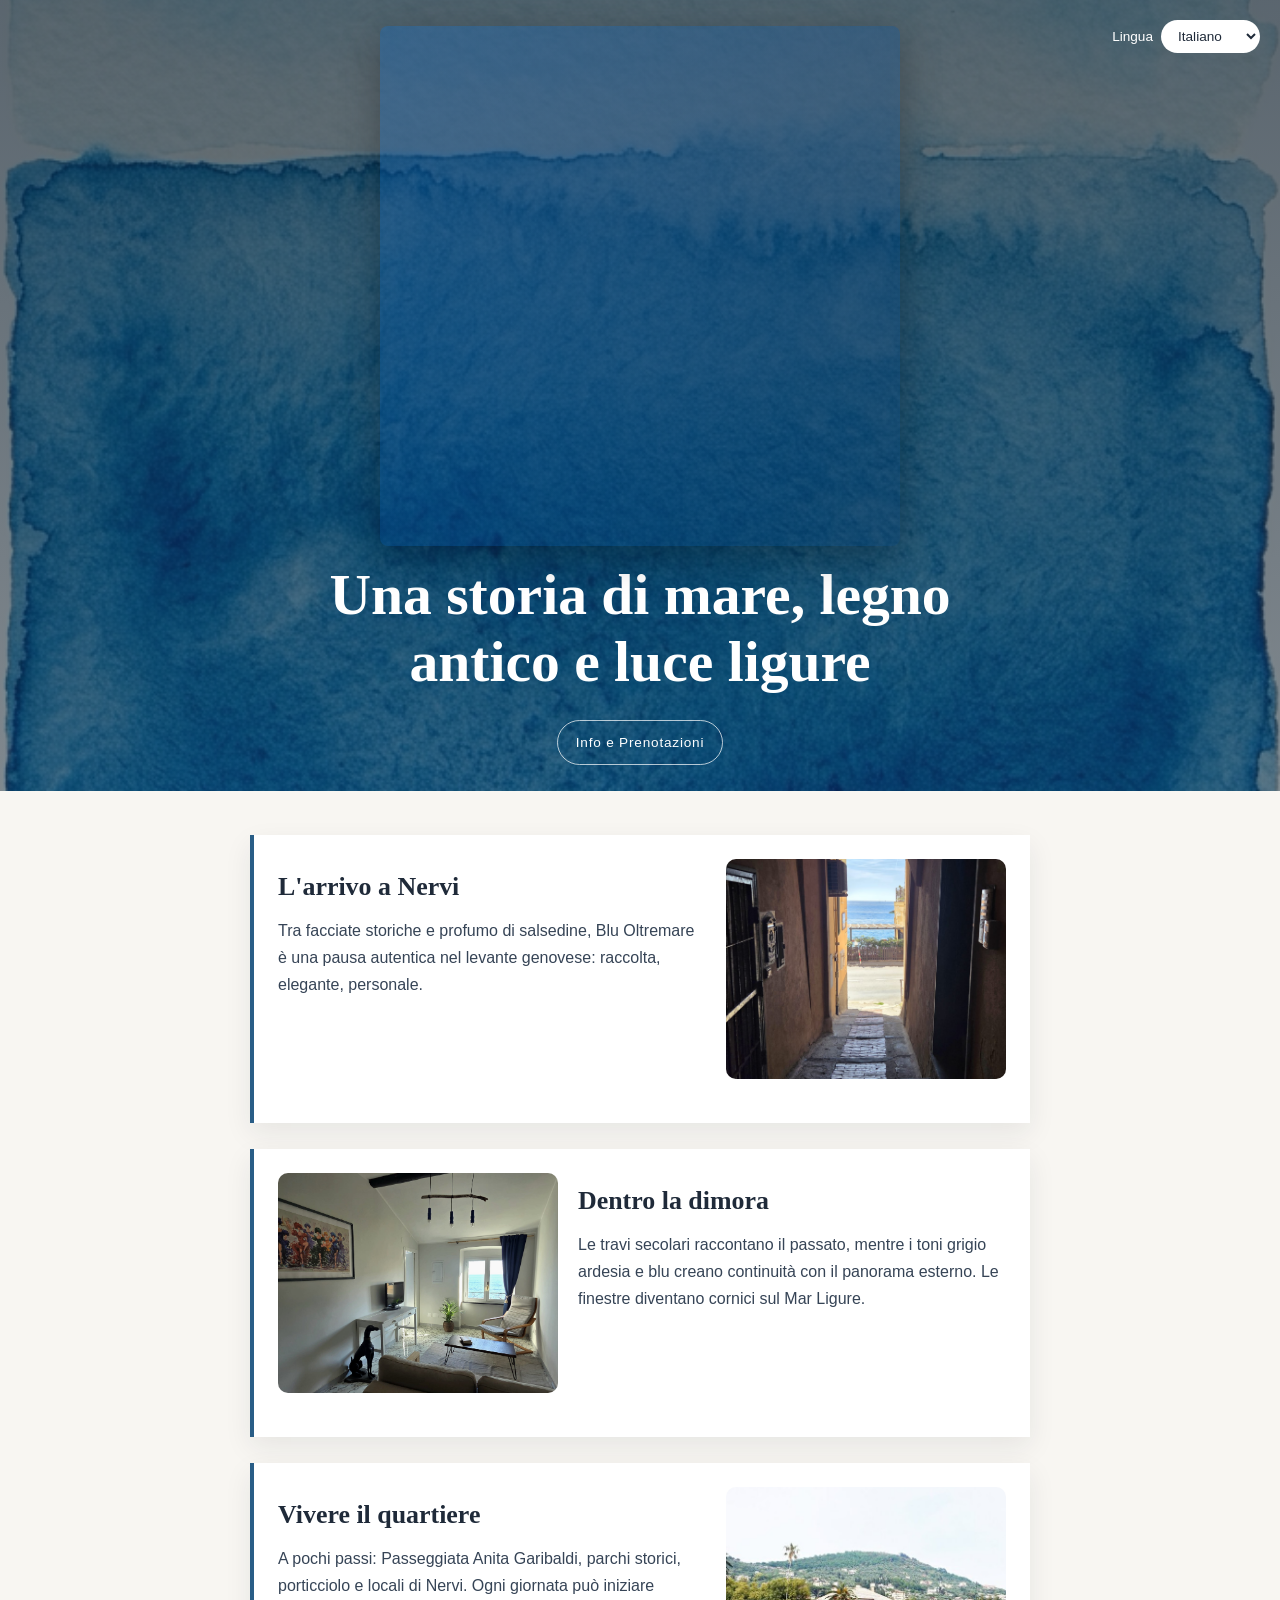
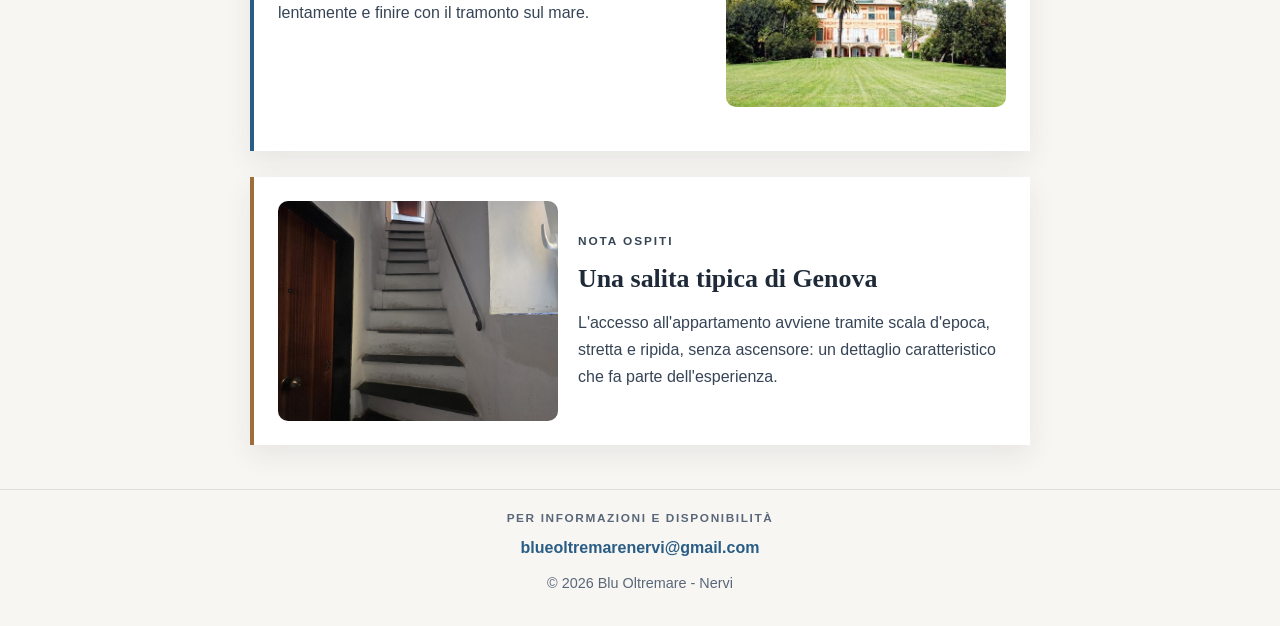
<file: index.html>
<!DOCTYPE html>
<html lang="it">
<head>
    <meta charset="UTF-8">
    <meta name="viewport" content="width=device-width, initial-scale=1.0">
    
    <!-- SEO Meta Tags -->
    <meta name="description" content="Blu Oltremare - Nervi: appartamento di lusso in affitto con vista mare a Genova. Dimora storica elegante nel cuore del levante genovese. Prenota subito!" data-i18n-meta="metaDescription">
    <meta name="keywords" content="appartamento affitto Nervi, Genova, vacanze mare, dimora storica, affitto breve termine, vista mare, levante genovese">
    <meta name="author" content="Blu Oltremare">
    <meta name="robots" content="index, follow">
    <meta name="language" content="Italian">
    
    <!-- Open Graph (Social Media) -->
    <meta property="og:type" content="website">
    <meta property="og:title" content="Blu Oltremare - Appartamento Lusso Affitto Nervi, Genova" data-i18n-meta="pageTitle">
    <meta property="og:description" content="Dimora storica elegante con vista mare nel cuore del levante genovese. Travi antiche, colori affascinanti e finestre sul Mar Ligure." data-i18n-meta="metaDescription">
    <meta property="og:image" content="https://www.bluoltremarenervi.com/logo1.png">
    <meta property="og:url" content="https://www.bluoltremarenervi.com/">
    <meta property="og:locale" content="it_IT">
    
    <!-- Twitter Card -->
    <meta name="twitter:card" content="summary_large_image">
    <meta name="twitter:title" content="Blu Oltremare - Appartamento Lusso Affitto Nervi, Genova" data-i18n-meta="pageTitle">
    <meta name="twitter:description" content="Dimora storica elegante con vista mare. Prenota il tuo soggiorno a Nervi!" data-i18n-meta="metaDescription">
    <meta name="twitter:image" content="https://www.bluoltremarenervi.com/logo1.png">
    
    <!-- Canonical URL -->
    <link rel="canonical" href="https://www.bluoltremarenervi.com/">
    
    <!-- Additional SEO -->
    <link rel="alternate" hreflang="it" href="https://www.bluoltremarenervi.com/">
    
    <!-- Structured Data (JSON-LD) -->
    <script type="application/ld+json">
    {
      "@context": "https://schema.org",
      "@type": "Accommodation",
      "name": "Blu Oltremare - Nervi",
      "description": "Appartamento di lusso in affitto con vista mare nel cuore del levante genovese",
      "address": {
        "@type": "PostalAddress",
        "streetAddress": "Nervi",
        "addressLocality": "Genova",
        "addressRegion": "Liguria",
        "postalCode": "16167",
        "addressCountry": "IT"
      },
      "image": "https://www.bluoltremarenervi.com/logo1.png",
      "url": "https://www.bluoltremarenervi.com/",
      "telephone": "+39",
      "email": "blueoltremarenervi@gmail.com",
      "amenityFeature": [
        "Vista mare",
        "Travi antiche",
        "Design elegante",
        "Finestre sul Mar Ligure",
        "Posizione nel levante genovese"
      ],
      "offers": {
        "@type": "AggregateOffer",
        "priceCurrency": "EUR",
        "availability": "https://schema.org/InStock"
      }
    }
    </script>
    
    <title data-i18n="pageTitle">Blu Oltremare - Appartamento Lusso Affitto Nervi, Genova | Vista Mare</title>
    <link rel="stylesheet" href="style.css">
</head>
<body>
    <header class="cover">
        <div class="shade"></div>
        <div class="language-picker">
            <label for="language-select" data-i18n="languageLabel">Lingua</label>
            <select id="language-select" aria-label="Lingua" data-i18n-aria-label="languageLabel">
                <option value="it">Italiano</option>
                <option value="en">English</option>
                <option value="de">Deutsch</option>
                <option value="fr">Français</option>
            </select>
        </div>
        <div class="cover-inner">
            <div class="logo-container">
                <video class="background-video" autoplay muted loop playsinline>
                    <source src="mare.mp4" type="video/mp4">
                    <span data-i18n="videoFallback">Il tuo browser non supporta il video HTML5</span>
                </video>
                <div class="logo-curtain logo-curtain-left">
                    <img src="logo1.png" alt="Blu Oltremare - Nervi" class="logo">
                </div>
                <div class="logo-curtain logo-curtain-right">
                    <img src="logo1.png" alt="Blu Oltremare - Nervi" class="logo">
                </div>
            </div>
            <h1 data-i18n="coverHeading">Una storia di mare, legno antico e luce ligure</h1>
            <a href="mailto:blueoltremarenervi@gmail.com" class="scroll-link" data-i18n="booking">Info e Prenotazioni</a>
        </div>
    </header>

    <main id="racconto" class="story">
        <section class="chapter chapter-card accordion-card" tabindex="0">
            <div class="chapter-content">
                <p class="chapter-label"></p>
                <h2 data-i18n="arrivalTitle">L'arrivo a Nervi</h2>
                <p data-i18n="arrivalDescription">Tra facciate storiche e profumo di salsedine, Blu Oltremare è una pausa autentica nel levante genovese: raccolta, elegante, personale.</p>
            </div>
            <div class="chapter-visual-small" aria-hidden="true">
                <img src="card1_1.jpg" alt="Vista dell'appartamento Blu Oltremare a Nervi" data-i18n-alt="arrivalImage">
            </div>
            <div class="chapter-visual-expanded" aria-hidden="true">
                <div class="slider-container">
                    <button class="slider-arrow slider-prev" aria-label="Immagine precedente" data-i18n-aria-label="previousImage">❮</button>
                    <div class="slider-wrapper">
                        <div class="slider-track">
                            <div class="slider-slide">
                                <img src="card1_1.jpg" alt="L'arrivo a Nervi - Immagine 1" data-i18n-alt="arrivalImage">
                            </div>
                            <div class="slider-slide">
                                <img src="card1_2.jpg" alt="Fantastica vista - Immagine 2" data-i18n-alt="coastImage">
                            </div>
                        </div>
                    </div>
                    <button class="slider-arrow slider-next" aria-label="Immagine successiva" data-i18n-aria-label="nextImage">❯</button>
                </div>
            </div>
        </section>

        <section class="chapter chapter-card accordion-card reverse-accordion" tabindex="0">
            <div class="chapter-content">
                <p class="chapter-label"></p>
                <h2 data-i18n="insideTitle">Dentro la dimora</h2>
                <p data-i18n="insideDescription">Le travi secolari raccontano il passato, mentre i toni grigio ardesia e blu creano continuità con il panorama esterno. Le finestre diventano cornici sul Mar Ligure.</p>
            </div>
            <div class="chapter-visual-small" aria-hidden="true">
                <img src="card2_1.jpg" alt="Interno della dimora Blu Oltremare a Nervi" data-i18n-alt="insideImage">
            </div>
            <div class="chapter-visual-expanded" aria-hidden="true">
                <div class="slider-container">
                    <button class="slider-arrow slider-prev" aria-label="Immagine precedente" data-i18n-aria-label="previousImage">❮</button>
                    <div class="slider-wrapper">
                        <div class="slider-track">
                            <div class="slider-slide">
                                <img src="card2_1.jpg" alt="Dentro la dimora - Immagine 1" data-i18n-alt="insideImage">
                            </div>
                            <div class="slider-slide">
                                <img src="card2_2.jpg" alt="Dentro la dimora - Immagine 2" data-i18n-alt="insideImage">
                            </div>
                            <div class="slider-slide">
                                <img src="card2_3.jpg" alt="Dentro la dimora - Immagine 3" data-i18n-alt="insideImage">
                            </div>
                            <div class="slider-slide">
                                <img src="card2_4.jpg" alt="Dentro la dimora - Immagine 4" data-i18n-alt="insideImage">
                            </div>
                            <div class="slider-slide">
                                <img src="card2_5.jpg" alt="Dentro la dimora - Immagine 5" data-i18n-alt="insideImage">
                            </div>
                            <div class="slider-slide">
                                <img src="card2_6.jpg" alt="Dentro la dimora - Immagine 6" data-i18n-alt="insideImage">
                            </div>
                        </div>
                    </div>
                    <button class="slider-arrow slider-next" aria-label="Immagine successiva" data-i18n-aria-label="nextImage">❯</button>
                </div>
            </div>
        </section>

        <section class="chapter chapter-card accordion-card" tabindex="0">
            <div class="chapter-content">
                <p class="chapter-label"></p>
                <h2 data-i18n="neighborhoodTitle">Vivere il quartiere</h2>
                <p data-i18n="neighborhoodDescription">A pochi passi: Passeggiata Anita Garibaldi, parchi storici, porticciolo e locali di Nervi. Ogni giornata può iniziare lentamente e finire con il tramonto sul mare.</p>
            </div>
            <div class="chapter-visual-small" aria-hidden="true">
                <img src="card3_1.jpg" alt="Vivere il quartiere di Nervi" data-i18n-alt="neighborhoodImage">
            </div>
            <div class="chapter-visual-expanded" aria-hidden="true">
                <div class="slider-container">
                    <button class="slider-arrow slider-prev" aria-label="Immagine precedente" data-i18n-aria-label="previousImage">❮</button>
                    <div class="slider-wrapper">
                        <div class="slider-track">
                            <div class="slider-slide">
                                <img src="card3_1.jpg" alt="Vivere il quartiere - Immagine 1" data-i18n-alt="neighborhoodImage">
                            </div>
                            <div class="slider-slide">
                                <img src="card3_2.jpg" alt="Vivere il quartiere - Immagine 2" data-i18n-alt="neighborhoodImage">
                            </div>
                            <div class="slider-slide">
                                <img src="card3_3.jpg" alt="Vivere il quartiere - Immagine 3" data-i18n-alt="neighborhoodImage">
                            </div>
                        </div>
                    </div>
                    <button class="slider-arrow slider-next" aria-label="Immagine successiva" data-i18n-aria-label="nextImage">❯</button>
                </div>
            </div>
        </section>

        <section class="chapter note">
            <div class="chapter-visual-small" aria-hidden="true">
                <img src="card4_1.jpg" alt="Nota ospiti - Scala d'epoca dell'appartamento" data-i18n-alt="stairsImage">
            </div>
            <div class="chapter-content">
                <p class="chapter-label" data-i18n="guestNote">Nota ospiti</p>
                <h2 data-i18n="stairsTitle">Una salita tipica di Genova</h2>
                <p data-i18n="stairsDescription">L'accesso all'appartamento avviene tramite scala d'epoca, stretta e ripida, senza ascensore: un dettaglio caratteristico che fa parte dell'esperienza.</p>
            </div>
        </section>
    </main>

    <footer class="footer">
        <p class="contact" data-i18n="footerContact">Per informazioni e disponibilità</p>
        <a href="mailto:blueoltremarenervi@gmail.com">blueoltremarenervi@gmail.com</a>
        <p class="copy">&copy; 2026 Blu Oltremare - Nervi</p>
    </footer>

    <script src="i18n.js"></script>
    <script src="slider.js"></script>
    <script>
      document.addEventListener('DOMContentLoaded', function () {
        const cards = document.querySelectorAll('.accordion-card');

        const toggleCard = (card) => {
          const wasActive = card.classList.contains('active');
          cards.forEach((c) => c.classList.remove('active'));

          if (!wasActive) {
            card.classList.add('active');
            setTimeout(() => {
              card.scrollIntoView({ behavior: 'smooth', block: 'start' });
            }, 120);
          }
        };

        cards.forEach((card) => {
          card.addEventListener('click', function (event) {
            if (event.target.closest('.slider-arrow')) return;
            toggleCard(card);
          });

          card.addEventListener('keydown', function (event) {
            if (event.key === 'Enter' || event.key === ' ') {
              event.preventDefault();
              toggleCard(card);
            }
          });
        });

        const logoContainer = document.querySelector('.logo-container');
        const video = document.querySelector('.background-video');
        if (logoContainer) {
          setTimeout(() => {
            logoContainer.classList.add('opened');
            if (video) {
              video.play().catch(function (error) {
                console.log("Autoplay non permesso:", error);
              });
            }
          }, 1000);
          logoContainer.addEventListener('click', function () {
            logoContainer.classList.toggle('opened');
          });
        }
      });
    </script>
</body>
</html>
</file>
<file: style.css>
:root {
    --ink: #1f2a39;
    --paper: #f8f6f2;
    --paper-2: #f0ece4;
    --accent: #295d86;
    --muted: #59677a;
}

* {
    box-sizing: border-box;
    margin: 0;
    padding: 0;
}

html {
    scroll-behavior: smooth;
}

body {
    font-family: "Inter", "Segoe UI", Arial, sans-serif;
    background: var(--paper);
    color: var(--ink);
    line-height: 1.7;
}

.cover {
    position: relative;
    min-height: 84vh;
    background: url("sfondo.png") center/cover no-repeat;
    display: grid;
    place-items: center;
    padding: 26px 20px;
}

.shade {
    position: absolute;
    inset: 0;
    background: linear-gradient(180deg, rgba(9, 27, 43, 0.66), rgba(9, 27, 43, 0.5));
}

.cover-inner {
    position: relative;
    max-width: 780px;
    text-align: center;
    color: #ffffff;
}

.language-picker {
    position: absolute;
    top: 20px;
    right: 20px;
    z-index: 2;
    display: flex;
    align-items: center;
    gap: 8px;
    color: #ffffff;
    font-size: 0.85rem;
}

.language-picker select {
    border: 1px solid rgba(255, 255, 255, 0.7);
    border-radius: 999px;
    padding: 7px 12px;
    color: var(--ink);
    background: #ffffff;
    font: inherit;
}

/* Logo Container - Tenda animata */
.logo-container {
    position: relative;
    width: min(520px, 95%);
    height: auto;
    aspect-ratio: 1;
    margin: 0 auto 16px;
    cursor: pointer;
    overflow: hidden;
    border-radius: 8px;
    box-shadow: 0 10px 40px rgba(0, 0, 0, 0.3);
}

.background-video {
    position: absolute;
    top: 0;
    left: 0;
    width: 100%;
    height: 100%;
    object-fit: cover;
    z-index: 1;
}

.logo-curtain {
    position: absolute;
    top: 0;
    width: 50%;
    height: 100%;
    display: flex;
    align-items: center;
    justify-content: center;
    z-index: 10;
    transition: transform 0.8s cubic-bezier(0.4, 0, 0.2, 1);
    overflow: hidden;
    background: var(--paper);
}

.logo-curtain-left {
    left: 0;
    transform: translateX(0);
}

.logo-curtain-right {
    right: 0;
    transform: translateX(0);
}

.logo-container.opened .logo-curtain-left {
    transform: translateX(-100%);
}

.logo-container.opened .logo-curtain-right {
    transform: translateX(100%);
}

.logo {
    width: 100%;
    height: 100%;
    object-fit: cover;
    display: block;
}

.logo-curtain-left .logo {
    object-position: left center;
}

.logo-curtain-right .logo {
    object-position: right center;
}

/* Stile del background sotto le tende */
.logo-container::before {
    content: '';
    position: absolute;
    top: 0;
    left: 0;
    right: 0;
    bottom: 0;
    background: linear-gradient(135deg, rgba(0, 102, 204, 0.3), rgba(0, 51, 102, 0.3));
    z-index: 0;
}

.tag {
    text-transform: uppercase;
    letter-spacing: 0.2rem;
    font-size: 0.74rem;
    margin-bottom: 10px;
}

h1 {
    font-family: "Georgia", "Times New Roman", serif;
    font-size: clamp(2.1rem, 4.9vw, 3.6rem);
    line-height: 1.16;
    margin-bottom: 24px;
}

.scroll-link {
    display: inline-block;
    color: #ffffff;
    text-decoration: none;
    border: 1px solid rgba(255, 255, 255, 0.7);
    border-radius: 999px;
    padding: 10px 18px;
    font-size: 0.85rem;
    letter-spacing: 0.05rem;
}

.scroll-link:hover {
    background: rgba(255, 255, 255, 0.15);
}

.story {
    max-width: 820px;
    margin: 0 auto;
    padding: 44px 20px;
    display: grid;
    gap: 26px;
}

.chapter {
    background: #ffffff;
    border-left: 4px solid var(--accent);
    box-shadow: 0 10px 26px rgba(31, 42, 57, 0.08);
    padding: 24px;
}

.chapter.alt {
    background: var(--paper-2);
}

.chapter.note {
    border-left-color: #9d6e3a;
    display: grid;
    grid-template-columns: 280px 1fr;
    gap: 20px;
    align-items: center;
}

.chapter-label {
    text-transform: uppercase;
    letter-spacing: 0.12rem;
    font-size: 0.74rem;
    color: var(--muted);
    font-weight: 700;
    margin-bottom: 6px;
}

.chapter h2 {
    font-family: "Georgia", "Times New Roman", serif;
    font-size: 1.62rem;
    margin-bottom: 8px;
}

.chapter p {
    color: #364456;
}

.chapter-card {
    display: grid;
    grid-template-columns: 1fr 280px;
    gap: 20px;
    align-items: center;
    cursor: pointer;
}

.chapter-card.accordion-card {
    display: grid;
    grid-template-columns: 1fr 280px;
    gap: 20px;
    align-items: flex-start;
    touch-action: manipulation;
    -webkit-tap-highlight-color: transparent;
}

.chapter-card.accordion-card .chapter-content {
    grid-column: 1;
    grid-row: 1 / 3;
    opacity: 1;
    transform: translateX(0);
}

.chapter-card.accordion-card .chapter-visual-small {
    grid-column: 2;
    grid-row: 1;
}

.chapter-card.accordion-card .chapter-visual-expanded {
    grid-column: 1 / -1;
    grid-row: 2;
    display: none;
    min-width: 0;
    width: 100%;
}

.chapter-card.accordion-card.reverse-accordion {
    grid-template-columns: 280px 1fr;
}

.chapter-card.accordion-card.reverse-accordion .chapter-content {
    grid-column: 2;
    grid-row: 1 / 3;
}

.chapter-card.accordion-card.reverse-accordion .chapter-visual-small {
    grid-column: 1;
    grid-row: 1;
}

.chapter-card.accordion-card.reverse-accordion .chapter-visual-expanded {
    grid-column: 1 / -1;
    grid-row: 2;
    display: none;
}

/* Show expanded accordion on all touch/tablet widths when JS adds .active */
.chapter-card.accordion-card.active .chapter-visual-expanded,
.chapter-card.accordion-card.reverse-accordion.active .chapter-visual-expanded {
    display: block;
}

@media (hover: hover) and (pointer: fine) {
    .chapter-card.accordion-card:hover .chapter-visual-expanded {
        display: block;
    }
}

@media (hover: none) and (max-width: 640px) {
    .chapter-card.accordion-card.active .chapter-visual-expanded {
        display: block;
    }
}

.chapter-content {
    opacity: 1;
    transform: translateX(0);
}

.chapter-visual {
    border-radius: 10px;
    overflow: hidden;
    transition: opacity 0.35s ease, transform 0.35s ease;
    opacity: 1;
    transform: translateX(0);
}

.chapter-visual-small {
    border-radius: 10px;
    overflow: hidden;
    width: 280px;
    height: 220px;
}

.chapter-visual-small img {
    width: 100%;
    height: 100%;
    object-fit: cover;
    display: block;
}

.chapter-visual-expanded {
    border-radius: 10px;
    overflow: hidden;
    width: 100%;
    min-width: 0;
}

.slider-container {
    display: grid;
    grid-template-columns: 40px minmax(0, 1fr) 40px;
    align-items: center;
    gap: 12px;
    width: 100%;
    aspect-ratio: 1 / 1;
    min-width: 0;
}

.slider-wrapper {
    width: 100%;
    height: 100%;
    overflow: hidden;
    border-radius: 10px;
    min-width: 0;
    min-height: 0;
}

.slider-track {
    display: flex;
    width: 100%;
    height: 100%;
    transition: transform 0.4s ease;
    will-change: transform;
}

.slider-slide {
    flex: 0 0 100%;
    width: 100%;
    height: 100%;
    overflow: hidden;
    min-width: 100%;
}

.slider-slide img {
    width: 100%;
    height: 100%;
    object-fit: contain;
    display: block;
    background: #ffffff;
}

.slider-arrow {
    width: 40px;
    height: 40px;
    background: rgba(41, 93, 134, 0.8);
    border: none;
    color: #ffffff;
    font-size: 1.2rem;
    cursor: pointer;
    border-radius: 50%;
    display: flex;
    align-items: center;
    justify-content: center;
    transition: background 0.3s ease, transform 0.2s ease;
}

.slider-arrow:hover {
    background: rgba(41, 93, 134, 1);
}

.slider-arrow:active {
    transform: scale(0.95);
}

.chapter-card:focus-visible {
    outline: 2px solid rgba(41, 93, 134, 0.45);
    outline-offset: 3px;
}

.footer {
    text-align: center;
    padding: 18px 20px 30px;
    border-top: 1px solid rgba(31, 42, 57, 0.12);
}

.contact {
    text-transform: uppercase;
    letter-spacing: 0.1rem;
    font-size: 0.74rem;
    color: var(--muted);
    margin-bottom: 6px;
    font-weight: 700;
}

.footer a {
    color: var(--accent);
    font-weight: 700;
    text-decoration: none;
    word-break: break-all;
}

.footer a:hover {
    text-decoration: underline;
}

.copy {
    color: var(--muted);
    margin-top: 10px;
    font-size: 0.9rem;
}

@media (max-width: 640px) {
    .chapter {
        padding: 20px;
    }

    .chapter h2 {
        font-size: 1.4rem;
    }

    .chapter-card {
        grid-template-columns: 1fr;
    }

    .chapter.note {
        grid-template-columns: 100px 1fr;
        gap: 12px;
    }

    .chapter.note .chapter-visual-small {
        width: 100px;
        height: 100px;
    }

    .chapter-card.accordion-card {
        grid-template-columns: 1fr 100px;
        gap: 12px;
    }

    .chapter-card.accordion-card .chapter-content {
        grid-column: 1;
        grid-row: 1 / 3;
    }

    .chapter-card.accordion-card .chapter-visual-small {
        grid-column: 2;
        grid-row: 1 / 3;
        width: 100px;
        height: 100px;
    }

    .chapter-card.accordion-card .chapter-visual-expanded {
        grid-column: 1 / -1;
        grid-row: 3;
        display: none;
        width: 100%;
    }

    .chapter-card.accordion-card.active .chapter-visual-expanded {
        display: block;
    }

    .chapter-card.accordion-card.reverse-accordion {
        grid-template-columns: 100px 1fr;
        gap: 12px;
    }

    .chapter-card.accordion-card.reverse-accordion .chapter-visual-small {
        grid-column: 1;
        grid-row: 1 / 3;
        width: 100px;
        height: 100px;
    }

    .chapter-card.accordion-card.reverse-accordion .chapter-content {
        grid-column: 2;
        grid-row: 1 / 3;
    }

    .chapter-card.accordion-card.reverse-accordion .chapter-visual-expanded {
        grid-column: 1 / -1;
        grid-row: 3;
        display: none;
        width: 100%;
    }

    .chapter-card.accordion-card.reverse-accordion.active .chapter-visual-expanded {
        display: block;
    }

    .chapter-content {
        opacity: 1;
        transform: none;
    }

    .chapter-visual {
        opacity: 1;
        transform: none;
    }

    .slider-container {
        aspect-ratio: 1 / 1;
        grid-template-columns: 32px minmax(0, 1fr) 32px;
        gap: 8px;
    }

    .slider-arrow {
        width: 32px;
        height: 32px;
        font-size: 1rem;
    }

    .logo-container {
        width: min(400px, 95%);
        height: auto;
    }

    .language-picker {
        top: 12px;
        right: 12px;
    }
}
</file>
